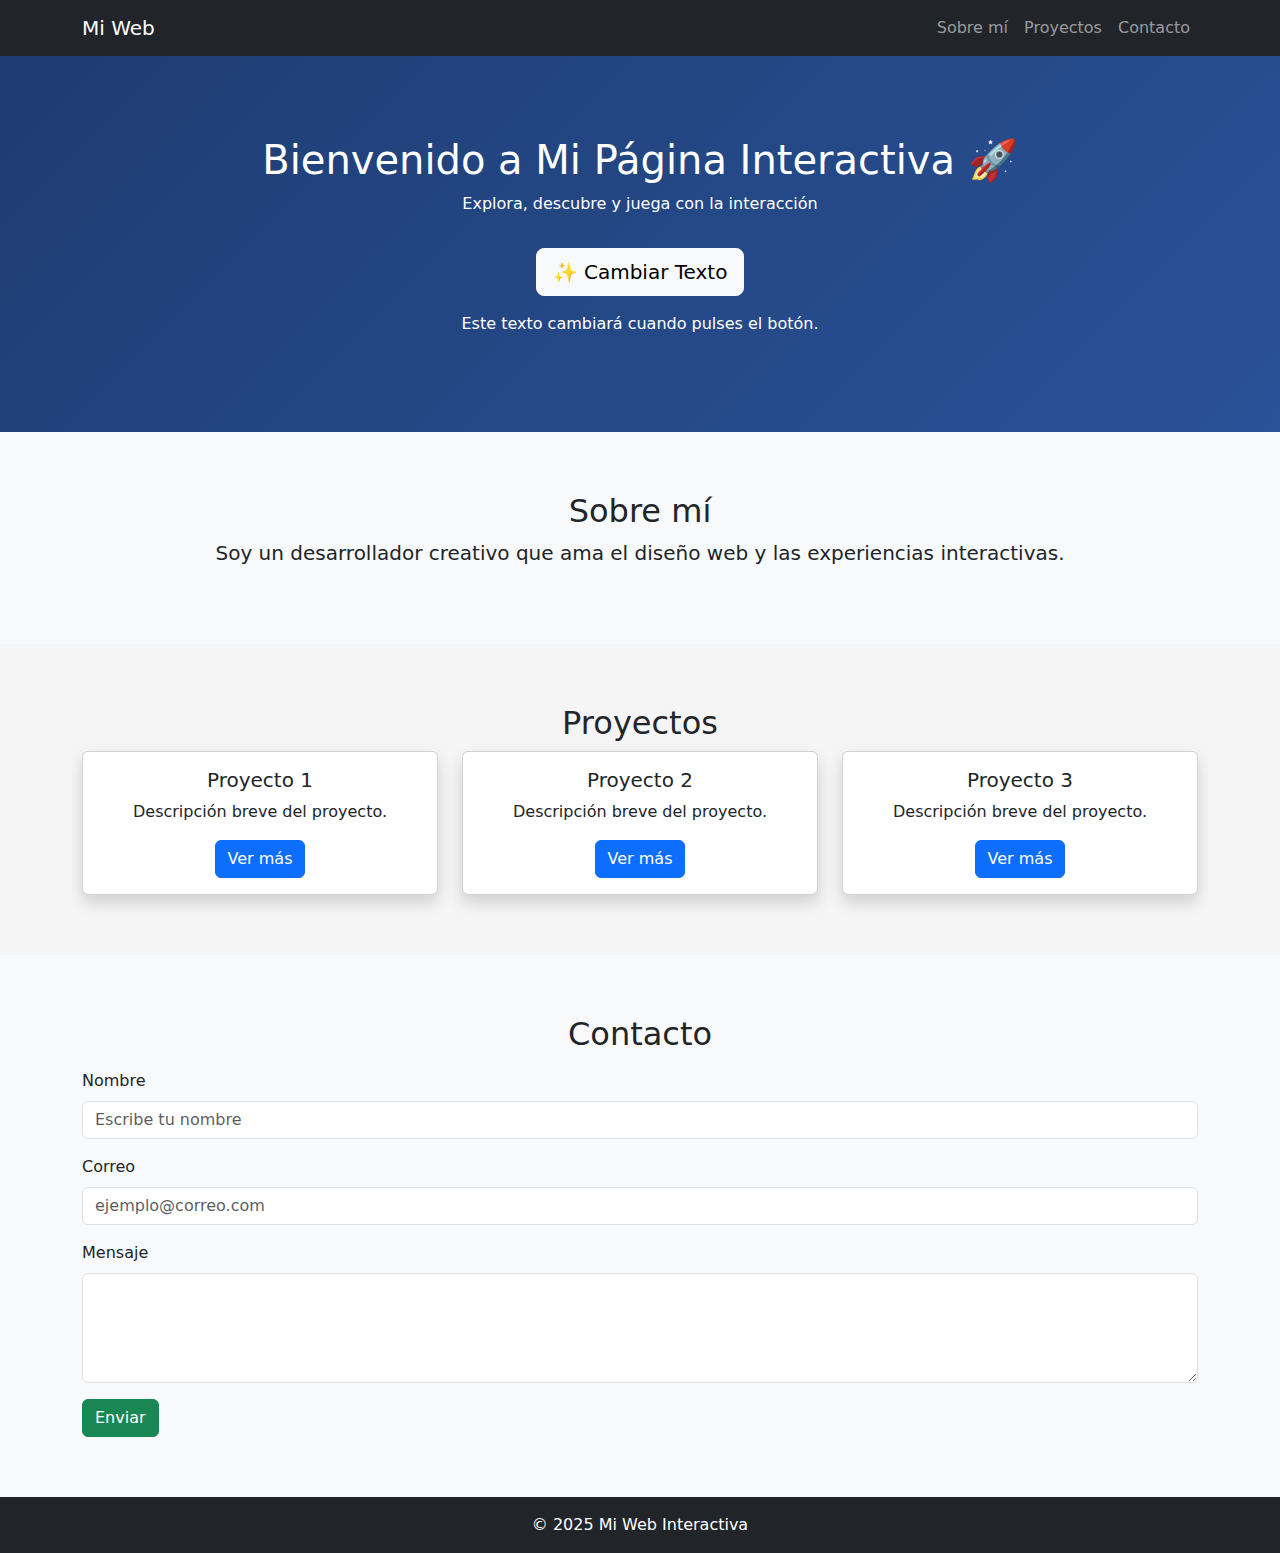
<file: LIBRE/index.html>
<!DOCTYPE html>
<html lang="es">
<head>
  <meta charset="UTF-8">
  <title>Página Interactiva</title>
  <link href="https://cdn.jsdelivr.net/npm/bootstrap@5.3.3/dist/css/bootstrap.min.css" rel="stylesheet">
  <style>
    body {
      background: #f5f5f5;
    }
    header {
      background: linear-gradient(135deg, #1e3c72, #2a5298);
      color: white;
      padding: 80px 20px;
      text-align: center;
    }
    section {
      padding: 60px 20px;
    }
  </style>
</head>
<body>

  <!-- Navbar -->
  <nav class="navbar navbar-expand-lg navbar-dark bg-dark">
    <div class="container">
      <a class="navbar-brand" href="#">Mi Web</a>
      <button class="navbar-toggler" type="button" data-bs-toggle="collapse" 
              data-bs-target="#navbarNav">
        <span class="navbar-toggler-icon"></span>
      </button>
      <div class="collapse navbar-collapse" id="navbarNav">
        <ul class="navbar-nav ms-auto">
          <li class="nav-item"><a class="nav-link" href="#about">Sobre mí</a></li>
          <li class="nav-item"><a class="nav-link" href="#projects">Proyectos</a></li>
          <li class="nav-item"><a class="nav-link" href="#contact">Contacto</a></li>
        </ul>
      </div>
    </div>
  </nav>

  <!-- Hero -->
  <header>
    <h1>Bienvenido a Mi Página Interactiva 🚀</h1>
    <p>Explora, descubre y juega con la interacción</p>
    <button class="btn btn-light btn-lg mt-3" onclick="changeText()">✨ Cambiar Texto</button>
    <p id="dynamicText" class="mt-3">Este texto cambiará cuando pulses el botón.</p>
  </header>

  <!-- Sección Sobre mí -->
  <section id="about" class="bg-light">
    <div class="container text-center">
      <h2>Sobre mí</h2>
      <p class="lead">Soy un desarrollador creativo que ama el diseño web y las experiencias interactivas.</p>
    </div>
  </section>

  <!-- Sección Proyectos -->
  <section id="projects">
    <div class="container text-center">
      <h2>Proyectos</h2>
      <div class="row">
        <div class="col-md-4">
          <div class="card shadow">
            <div class="card-body">
              <h5 class="card-title">Proyecto 1</h5>
              <p class="card-text">Descripción breve del proyecto.</p>
              <a href="#" class="btn btn-primary">Ver más</a>
            </div>
          </div>
        </div>
        <div class="col-md-4">
          <div class="card shadow">
            <div class="card-body">
              <h5 class="card-title">Proyecto 2</h5>
              <p class="card-text">Descripción breve del proyecto.</p>
              <a href="#" class="btn btn-primary">Ver más</a>
            </div>
          </div>
        </div>
        <div class="col-md-4">
          <div class="card shadow">
            <div class="card-body">
              <h5 class="card-title">Proyecto 3</h5>
              <p class="card-text">Descripción breve del proyecto.</p>
              <a href="#" class="btn btn-primary">Ver más</a>
            </div>
          </div>
        </div>
      </div>
    </div>
  </section>

  <!-- Sección Contacto -->
  <section id="contact" class="bg-light">
    <div class="container">
      <h2 class="text-center">Contacto</h2>
      <form class="mt-3">
        <div class="mb-3">
          <label class="form-label">Nombre</label>
          <input type="text" class="form-control" placeholder="Escribe tu nombre">
        </div>
        <div class="mb-3">
          <label class="form-label">Correo</label>
          <input type="email" class="form-control" placeholder="ejemplo@correo.com">
        </div>
        <div class="mb-3">
          <label class="form-label">Mensaje</label>
          <textarea class="form-control" rows="4"></textarea>
        </div>
        <button type="submit" class="btn btn-success">Enviar</button>
      </form>
    </div>
  </section>

  <footer class="bg-dark text-white text-center py-3">
    © 2025 Mi Web Interactiva
  </footer>

  <script src="script.js"></script>
  <script src="https://cdn.jsdelivr.net/npm/bootstrap@5.3.3/dist/js/bootstrap.bundle.min.js"></script>
</body>
</html>
</file>
